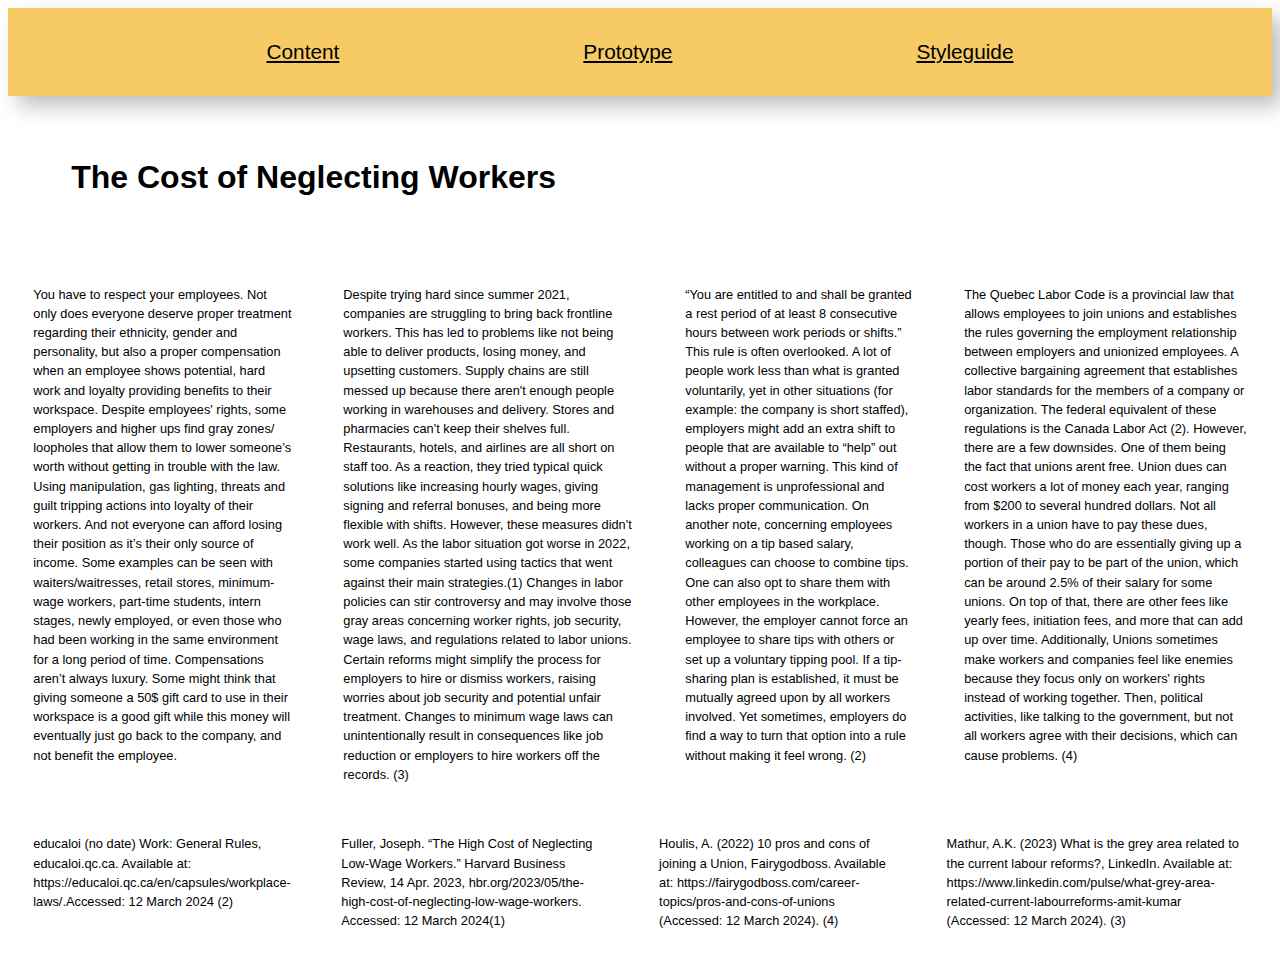
<file: index.html>
<!DOCTYPE html>
<html lang="en">

<head>
    <meta charset="UTF-8">
    <meta name="viewport" content="width=device-width, initial-scale=1.0">
    <title>Project Proposal. M Wage</title>
    <link rel="stylesheet" href="css/stylesheet.css">
</head>
<header>
    <nav>
        <a href="index.html">Content</a>
        <a href="prototype.html">Prototype</a>
        <a href="styleguide.html">Styleguide</a>

    </nav>
</header>

<body>
    <h1>The Cost of Neglecting Workers</h1>
    <article>
        <h2></h2>
        <p>You have to respect your employees. Not only does everyone deserve proper treatment regarding their
            ethnicity, gender and personality, but also a proper compensation when an employee shows potential, hard
            work and loyalty providing benefits to their workspace. Despite employees' rights, some employers and higher
            ups find gray zones/ loopholes that allow them to lower someone’s worth without getting in trouble with the
            law. Using manipulation, gas lighting, threats and guilt tripping actions into loyalty of their workers. And
            not everyone can afford losing their position as it’s their only source of income. Some examples can be seen
            with waiters/waitresses, retail stores, minimum-wage workers, part-time students, intern stages, newly
            employed, or even those who had been working in the same environment for a long period of time.
            Compensations aren’t always luxury. Some might think that giving someone a 50$ gift card to use in their
            workspace is a good gift while this money will eventually just go back to the company, and not benefit the
            employee.
        </p>
        <p>Despite trying hard since summer 2021, companies are struggling to bring back frontline workers. This has led
            to problems like not being able to deliver products, losing money, and upsetting customers. Supply chains
            are still messed up because there aren't enough people working in warehouses and delivery. Stores and
            pharmacies can't keep their shelves full. Restaurants, hotels, and airlines are all short on staff too. As a
            reaction, they tried typical quick solutions like increasing hourly wages, giving signing and referral
            bonuses, and being more flexible with shifts. However, these measures didn't work well. As the labor
            situation got worse in 2022, some companies started using tactics that went against their main
            strategies.(1)
            Changes in labor policies can stir controversy and may involve those gray areas concerning worker rights,
            job security, wage laws, and regulations related to labor unions. Certain reforms might simplify the process
            for employers to hire or dismiss workers, raising worries about job security and potential unfair treatment.
            Changes to minimum wage laws can unintentionally result in consequences like job reduction or employers to
            hire workers off the records. (3)
        </p>
        <p>“You are entitled to and shall be granted a rest period of at least 8 consecutive hours between work periods
            or shifts.” This rule is often overlooked. A lot of people work less than what is granted
            voluntarily, yet in other situations (for example: the company is short staffed), employers might add an
            extra shift
            to people that are available to “help” out without a proper warning. This kind of management is
            unprofessional and lacks proper communication. On another note, concerning employees working on a tip based
            salary, colleagues can choose to combine tips. One
            can also opt to share them with other employees in the workplace. However, the employer cannot force an
            employee to share tips with others or set up a voluntary tipping pool. If a tip-sharing plan is established,
            it must be mutually agreed upon by all workers involved. Yet sometimes, employers do find a way to turn that
            option into a rule without making it feel wrong. (2)
        </p>
        <p>The Quebec Labor Code is a provincial law that allows employees to join unions and establishes the rules
            governing the employment relationship between employers and unionized employees. A collective bargaining
            agreement that establishes labor standards for the members of a company or organization. The federal
            equivalent of these regulations is the Canada Labor Act (2). However, there are a few downsides. One of them
            being the fact that unions arent free.
            Union dues can cost workers a lot of money each year, ranging from $200 to several hundred dollars. Not all
            workers in a union have to pay these dues, though. Those who do are essentially giving up a portion of their
            pay to be part of the union, which can be around 2.5% of their salary for some unions. On top of that, there
            are other fees like yearly fees, initiation fees, and more that can add up over time.

            Additionally, Unions sometimes make workers and companies feel like enemies because they focus only on
            workers' rights instead of working together. Then, political activities, like talking to the government, but
            not all workers agree with their decisions, which can cause problems. (4)
        </p>

    </article>

    <article>

        <p>educaloi (no date) Work: General Rules, educaloi.qc.ca. Available at:
            https://educaloi.qc.ca/en/capsules/workplace-laws/.Accessed: 12 March 2024 (2)
        </p>

        <p>Fuller, Joseph. “The High Cost of
            Neglecting Low-Wage Workers.” Harvard Business Review, 14 Apr. 2023,
            hbr.org/2023/05/the-high-cost-of-neglecting-low-wage-workers. Accessed: 12 March 2024(1)
        </p>

        <p>Houlis, A. (2022) 10 pros and cons of joining a Union, Fairygodboss. Available at:
            https://fairygodboss.com/career-topics/pros-and-cons-of-unions (Accessed: 12 March 2024). (4)</p>

        <p>Mathur, A.K. (2023) What is the grey area related to the current labour reforms?, LinkedIn. Available at:
            https://www.linkedin.com/pulse/what-grey-area-related-current-labourreforms-amit-kumar (Accessed: 12 March
            2024). (3)

        </p>
    </article>



</body>
<footer>

</footer>

</html>
</file>
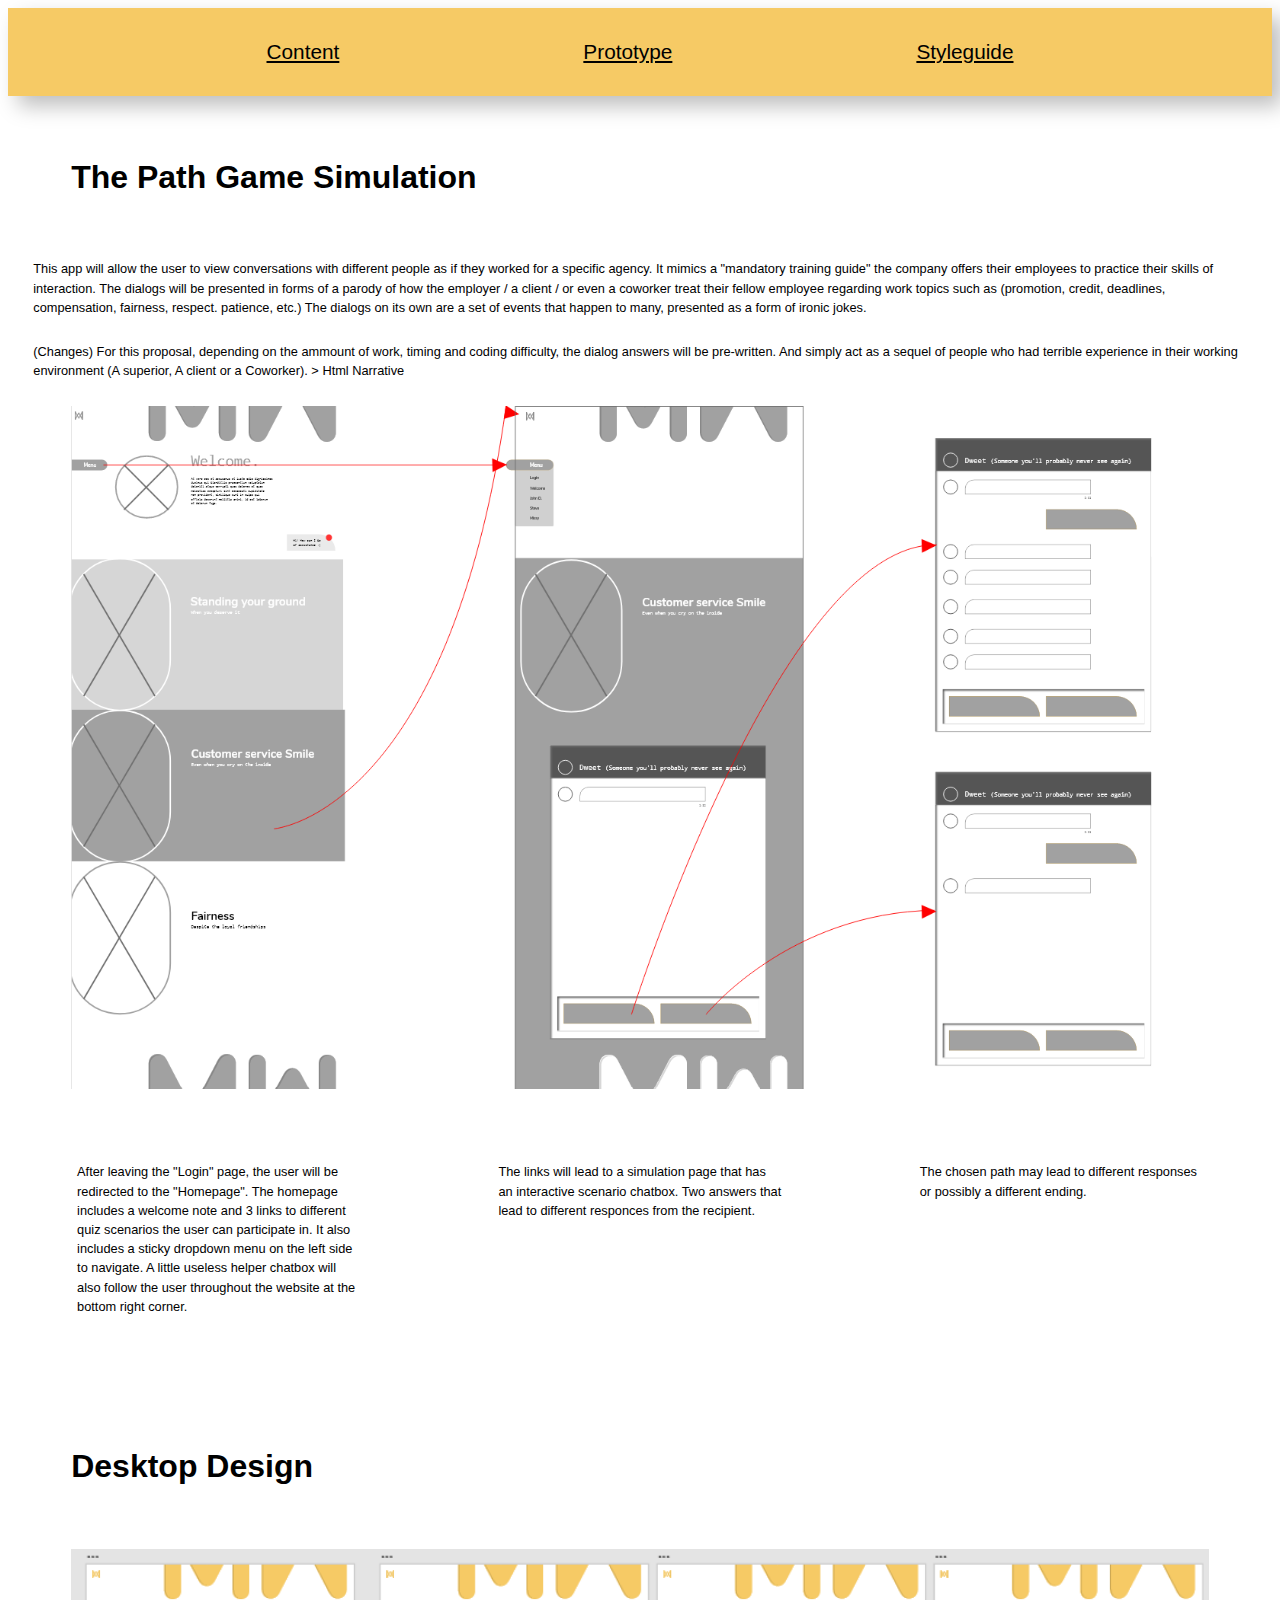
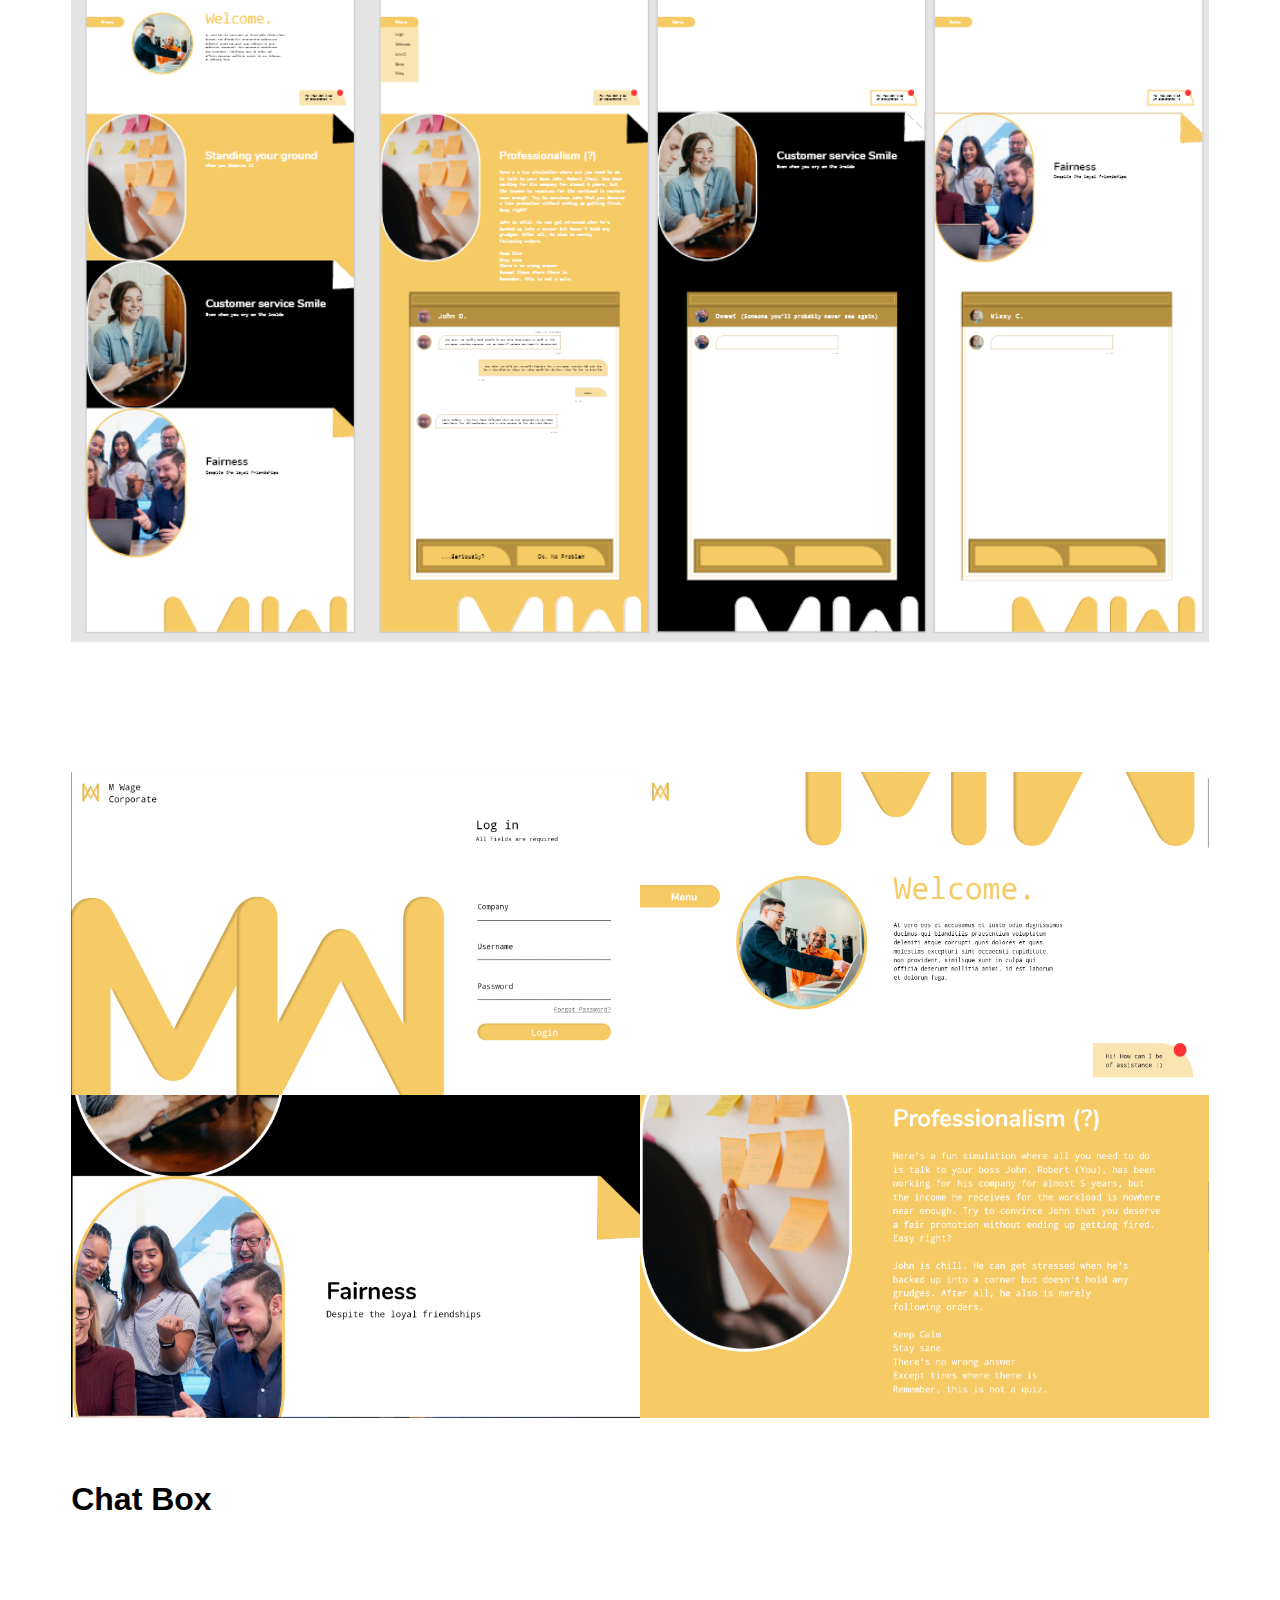
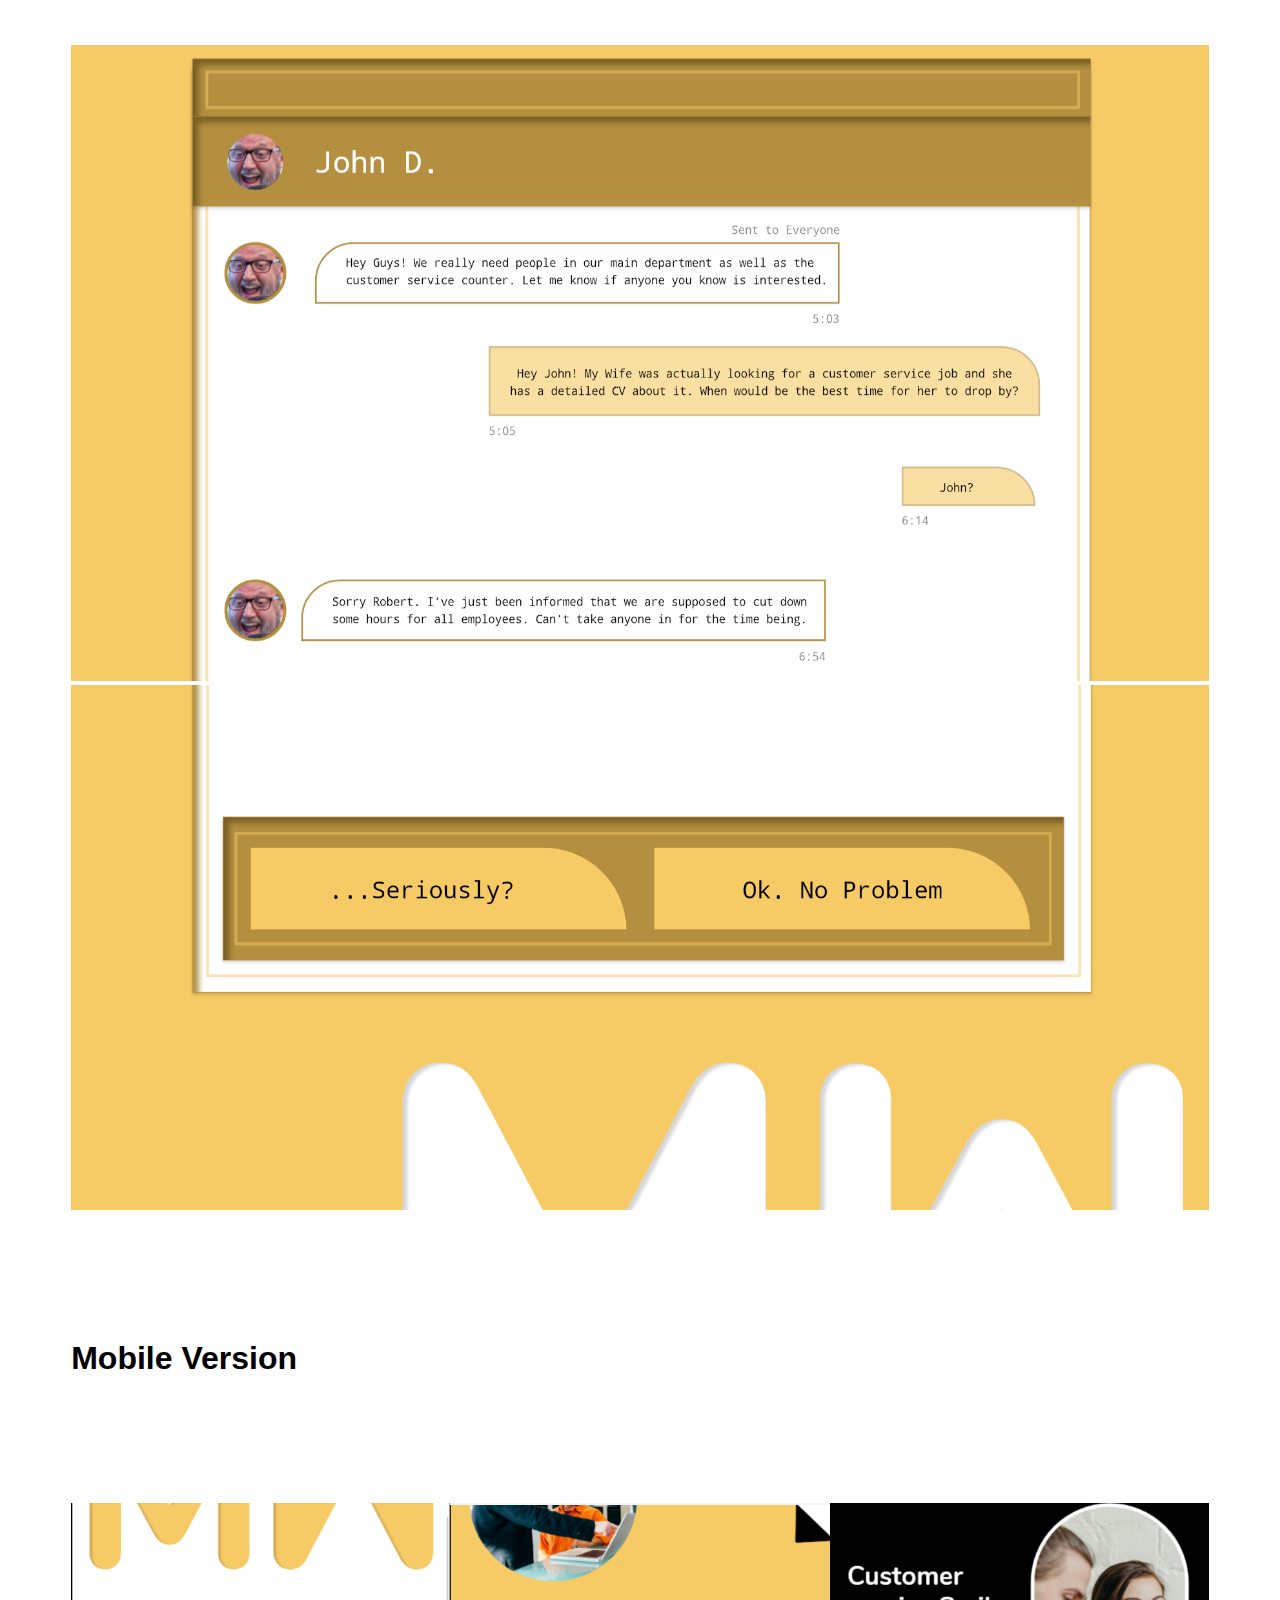
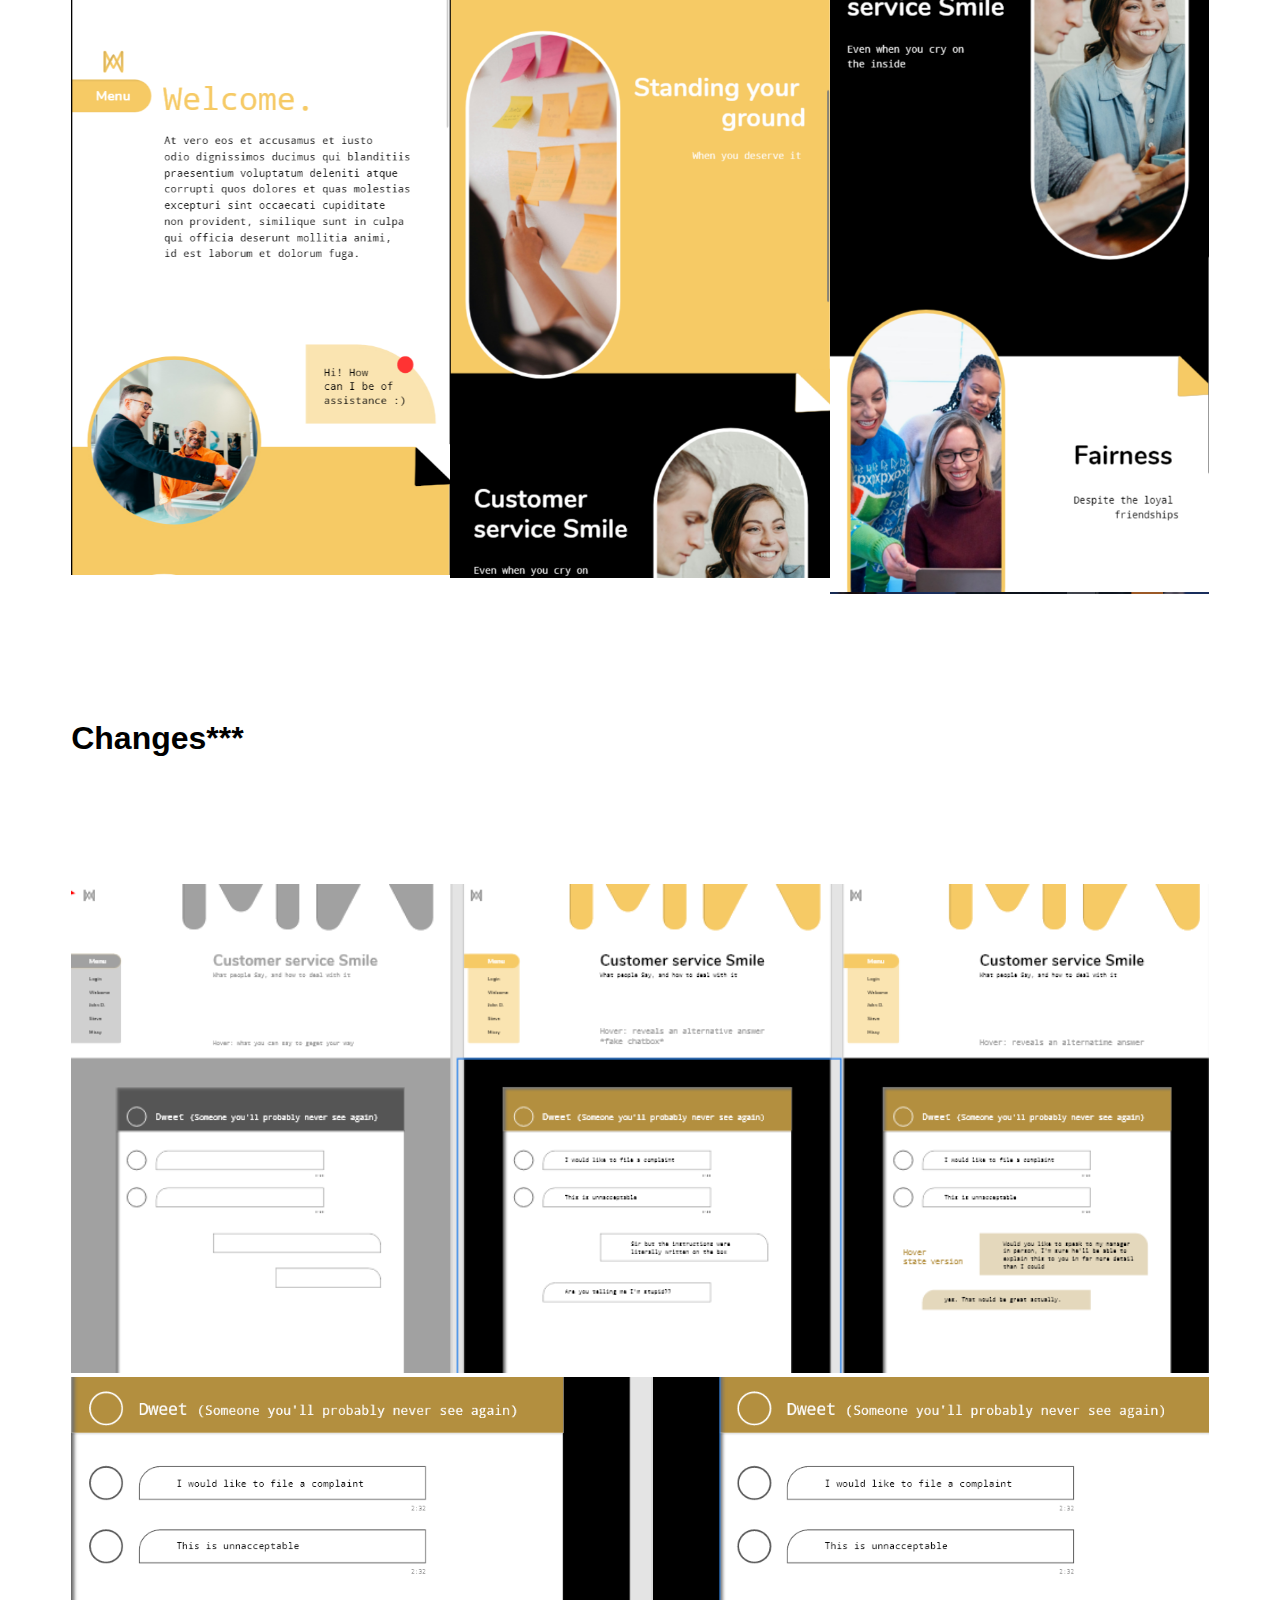
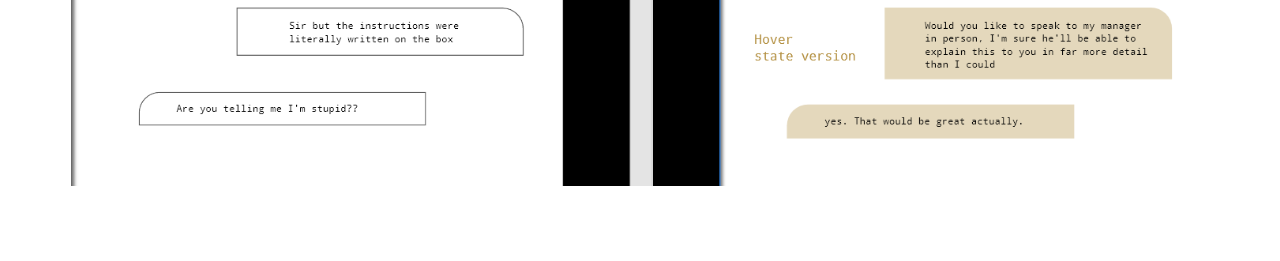
<file: prototype.html>
<!DOCTYPE html>
<html lang="en">

<head>
    <meta charset="UTF-8">
    <meta name="viewport" content="width=device-width, initial-scale=1.0">
    <title>Project Proposal. M Wage</title>
    <link rel="stylesheet" href="css/stylesheet.css">
</head>
<header>
    <nav>
        <a href="index.html">Content</a>
        <a href="prototype.html">Prototype</a>
        <a href="styleguide.html">Styleguide</a>

    </nav>
</header>

<body>
    <main>
        <h1>The Path Game Simulation</h1>

        <p> This app will allow the user to view conversations with different people as if they worked for a specific agency.
            It mimics a "mandatory training guide" the company offers their employees to practice their skills of interaction. The
            dialogs will be presented in forms of a parody of how the employer / a client / or even a coworker treat
            their fellow employee regarding work topics such as (promotion, credit, deadlines, compensation, fairness,
            respect. patience, etc.) The dialogs on its own are a set of events that happen to many, presented as a form
            of ironic jokes. </p>
        <p> (Changes) For this proposal, depending on the ammount of work, timing and coding difficulty, the dialog
            answers will be pre-written. And simply act as a sequel of people who had terrible experience in their
            working environment (A superior, A client or a Coworker). > Html Narrative </p>
        <section class="wireframe">
            <div><img src="img/wireframe.jpeg.png" alt=""></div>
        </section>
        <article>
            <div>
                <p> After leaving the "Login" page, the user will be redirected to the "Homepage". The homepage includes
                    a welcome note and 3 links to different quiz scenarios the user can participate in. It also includes
                    a sticky dropdown menu on the left side to navigate. A little useless helper chatbox will also
                    follow the user throughout the website at the bottom right corner.</p>
            </div>
            <div>
                <p>The links will lead to a simulation page that has an interactive scenario chatbox. Two answers that
                    lead to different responces from the recipient.</p>
            </div>
            <div>
                <p> The chosen path may lead to different responses or possibly a different ending.</p>
            </div>
        </article>

        <h1> Desktop Design</h1>

        <section class="desktop">
            <div><img src="img/desktop.jpeg.png" alt=""></div>
        </section>


        <section class="a">
            <div> <img src="img/login.jpeg.png" alt=""></div>
            <div> <img src="img/welcome.jpeg.png" alt=""></div>
            <div> <img src="img/welcome2.jpeg.png" alt=""></div>
            <div><img src="img/page1-3.jpeg.png" alt=""></div>
        </section>

        <h1>Chat Box</h1>

        <section class="b">
            <div><img src="img/page1.jpeg.png" alt=""></div>
            <div><img src="img/page1-2.jpeg.png" alt=""></div>
        </section>

        <h1>Mobile Version</h1>

        <section class="c">
            <img src="img/mobile.jpeg.png" alt="">
            <img src="img/mobile3.jpeg.png" alt="">
            <img src="img/mobile2.jpeg.png" alt="">

        </section>
    </main>

    <h1>Changes***</h1>

    <section class="b">

        <div> <img src="img/changes.jpeg.png" alt=""></div>
        <div> <img src="img/changes2.jpeg.png" alt=""></div>

    </section>



</body>
<footer>

</footer>

</html>
</file>
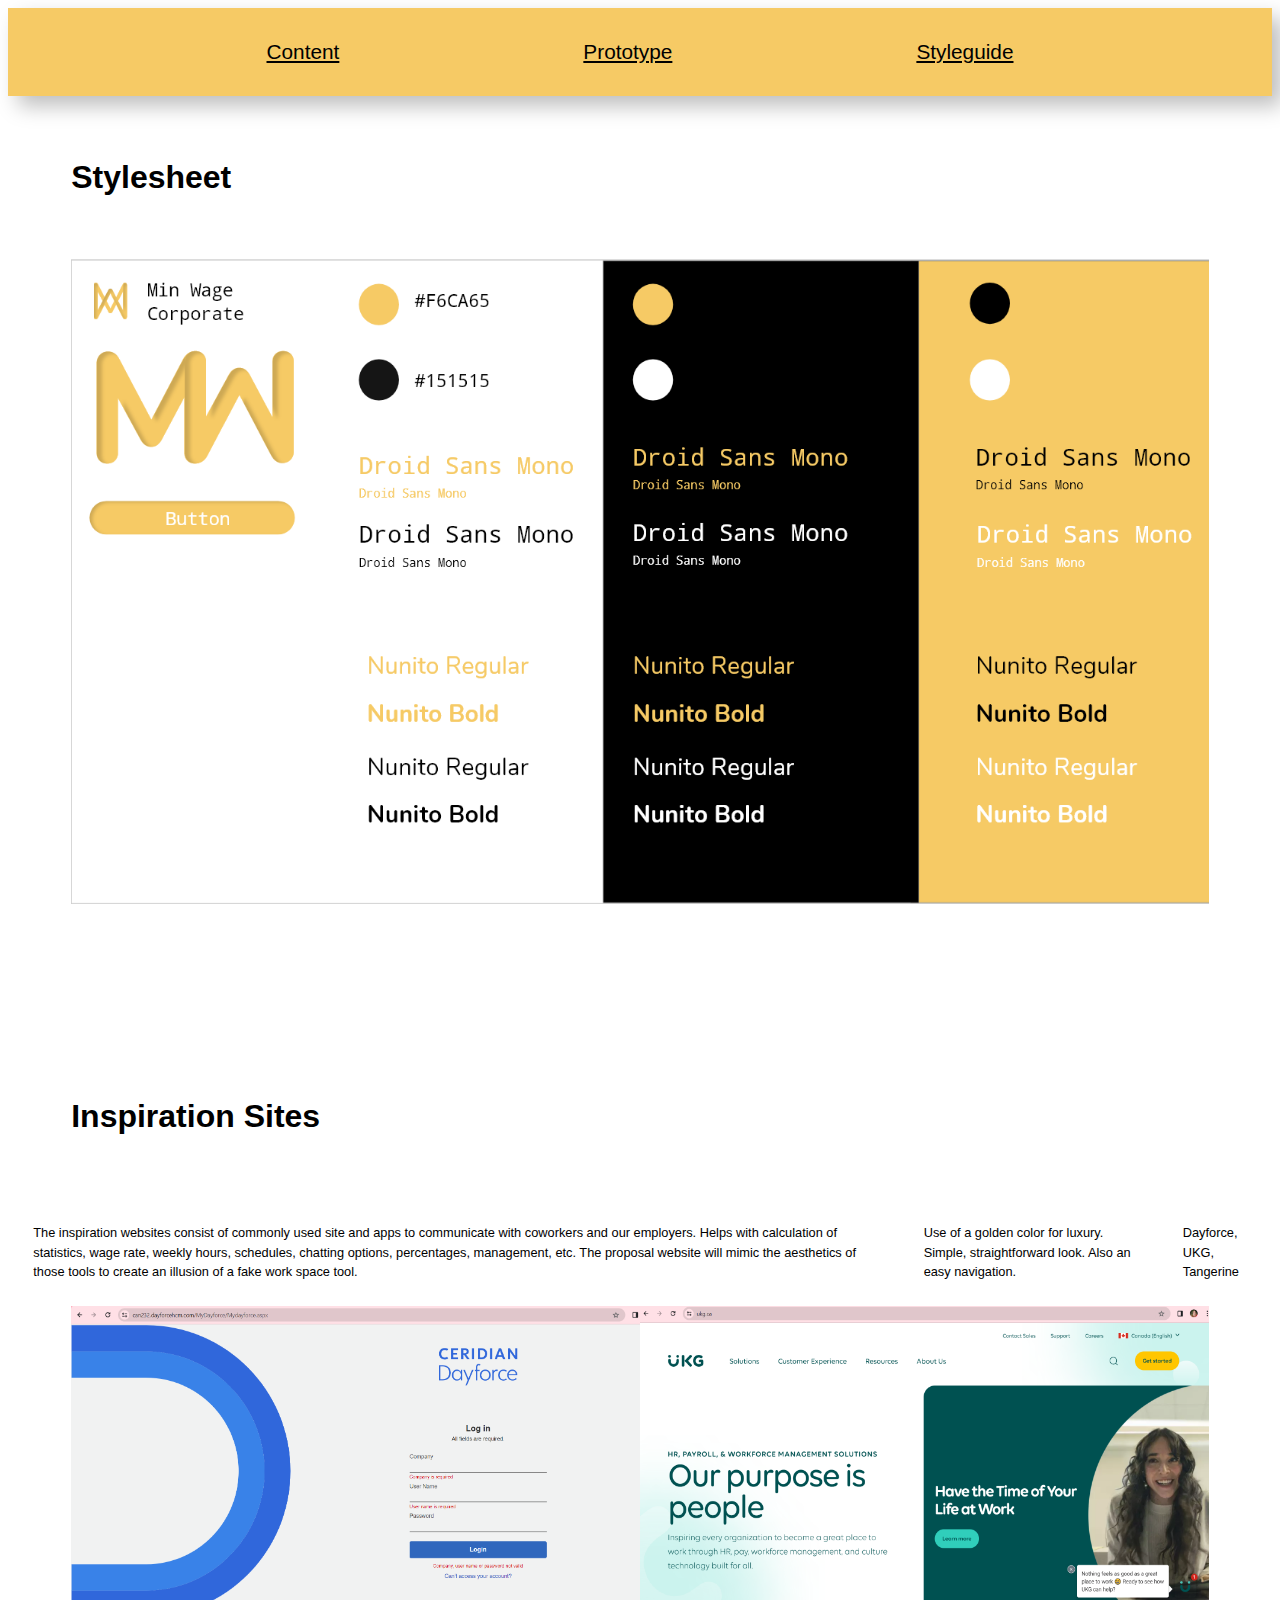
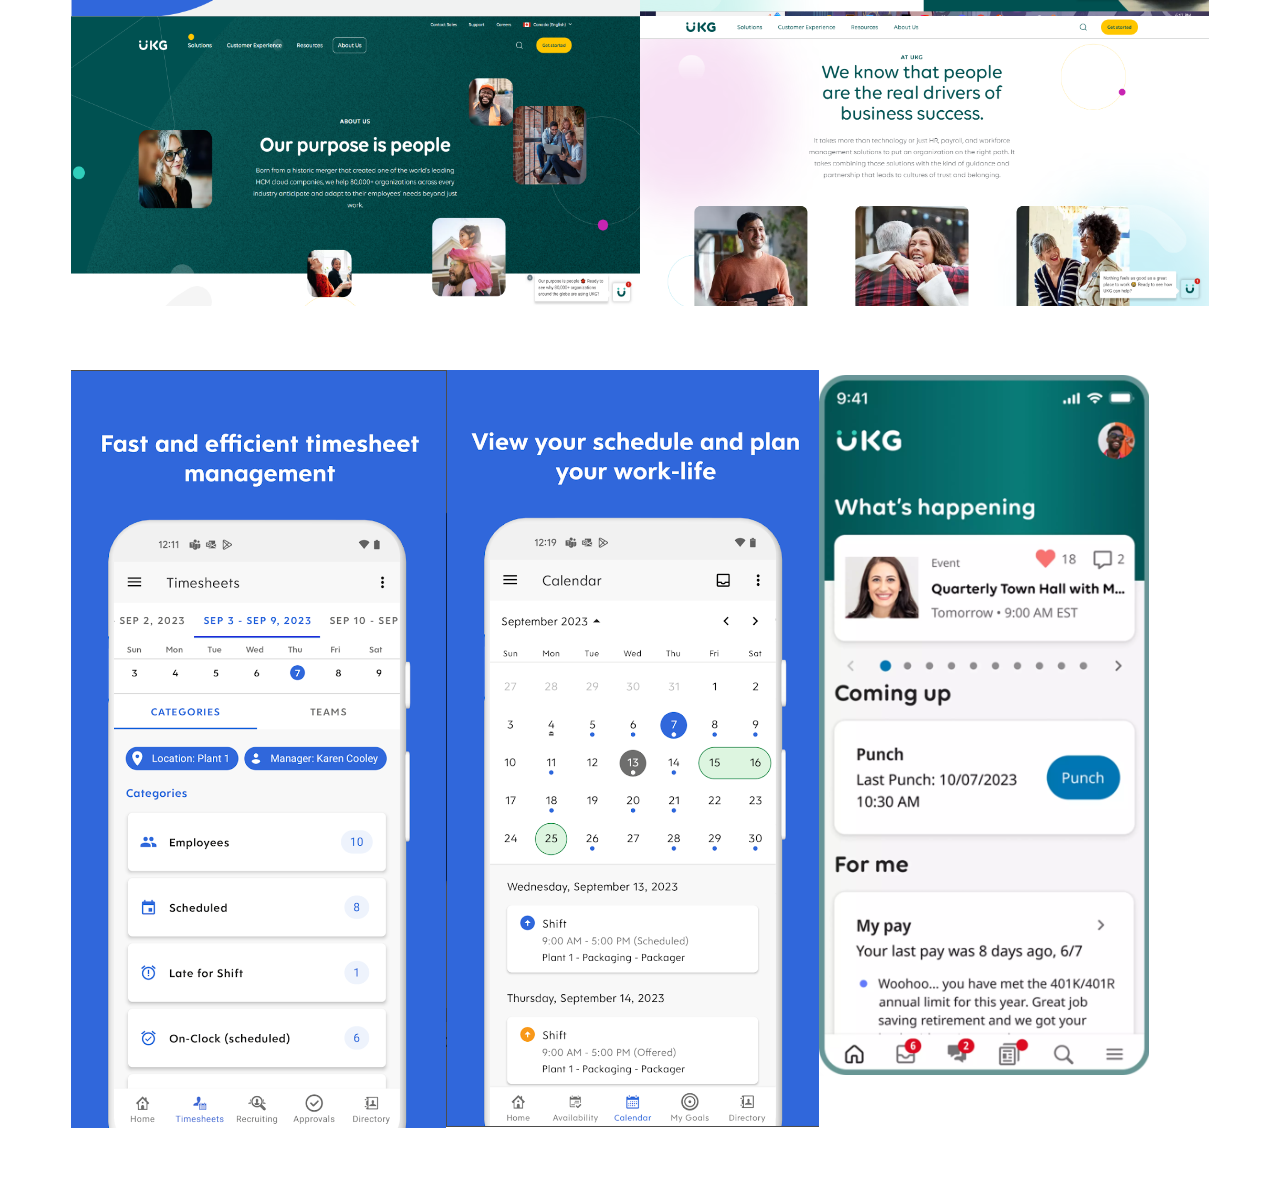
<file: styleguide.html>
<!DOCTYPE html>
<html lang="en">

<head>
    <meta charset="UTF-8">
    <meta name="viewport" content="width=device-width, initial-scale=1.0">
    <title>Project Proposal. M Wage</title>
    <link rel="stylesheet" href="css/stylesheet.css">
</head>
<header>
    <nav>
        <a href="index.html">Content</a>
        <a href="prototype.html">Prototype</a>
        <a href="styleguide.html">Styleguide</a>

    </nav>
</header>

<body>
    <main>

        <h1> Stylesheet</h1>

        <section class="desktop">
            <div><img src="img/stylesheet.jpeg.png" alt=""></div>
        </section>

        <h1> Inspiration Sites</h1>

        <article>

            <p>The inspiration websites consist of commonly used site and apps to communicate with coworkers and our
                employers. Helps with calculation of statistics, wage rate, weekly hours, schedules, chatting options,
                percentages, management, etc. The proposal website will mimic the aesthetics of those tools to create an illusion of a fake work space tool.</p>
            <p> Use of a golden color for luxury. Simple, straightforward look. Also an easy navigation. </p>
            <p>Dayforce, UKG, Tangerine </p>
          


        </article>

        <section class="a">
            <div> <img src="img/Dayforce.jpeg.png" alt=""></div>
            <div> <img src="img/ukg.jpeg.png" alt=""></div>
            <div> <img src="img/ukgaccueil.jpeg.png" alt=""></div>
            <div><img src="img/ukgstickynav.jpeg.png" alt=""></div>
        </section>

        <section class="c">
            <img src="img/dayforcemobile.jpeg.png" alt="">
            <img src="img/dayforcemobile2.jpeg.png" alt="">
            <img src="img/ukgmobile.jpeg.png" alt="">

        </section>


    </main>





</body>
<footer>

</footer>

</html>
</file>
<file: css/stylesheet.css>
h1 {
    margin: 5%;
}

p {
    margin: 2%;
    font-size: 0.8em;
    line-height: 1.5em;
    font-family: 'Segoe UI', Tahoma, Geneva, Verdana, sans-serif;
}


header {
    background-color: #F6CA65;
    padding: 2em;
    box-shadow: 10px 10px 20px #bebebe,
        -10px -10px 20px #ffffff;
    Margin: 0;

}

nav {
    text-align: center;

}

main {
    width: 100%;
    margin: auto;
}




a {
    padding: 10%;
    font-family: 'Segoe UI', Tahoma, Geneva, Verdana, sans-serif;
    color: black;
    font-size: 1.3em;
    
}

h1 {
    font-family: 'Segoe UI', Tahoma, Geneva, Verdana, sans-serif;
}


.a div {
    width: 50%;
}

.b div {
    width: 100%;
}

.c div {
    width: 40%;
}

.desktop {
    width: 90%;
    margin: auto;
    padding-bottom: 10%;
}

.wireframe {
    width: 90%;
    margin: auto;
}

article {
    display: flex;
    flex-direction: row;
    width: 100%;
}

article div {
    width: 40%;
    margin: 5%;

}



.a {
    display: flex;
    flex-wrap: wrap;
    align-content: flex-start;
    height: 100%;
    width: 90%;
    margin: auto;




}

.b {
    position: relative;
    flex-direction: column;
    padding: 5%;
}

.c {
    padding: 5%;
    display: flex;
    flex-direction: row;
    width: 30%;

}

.mobiletext {
    margin-left: 20%;

}

img {
    width: 100%;
    height: 100%;

}
</file>
